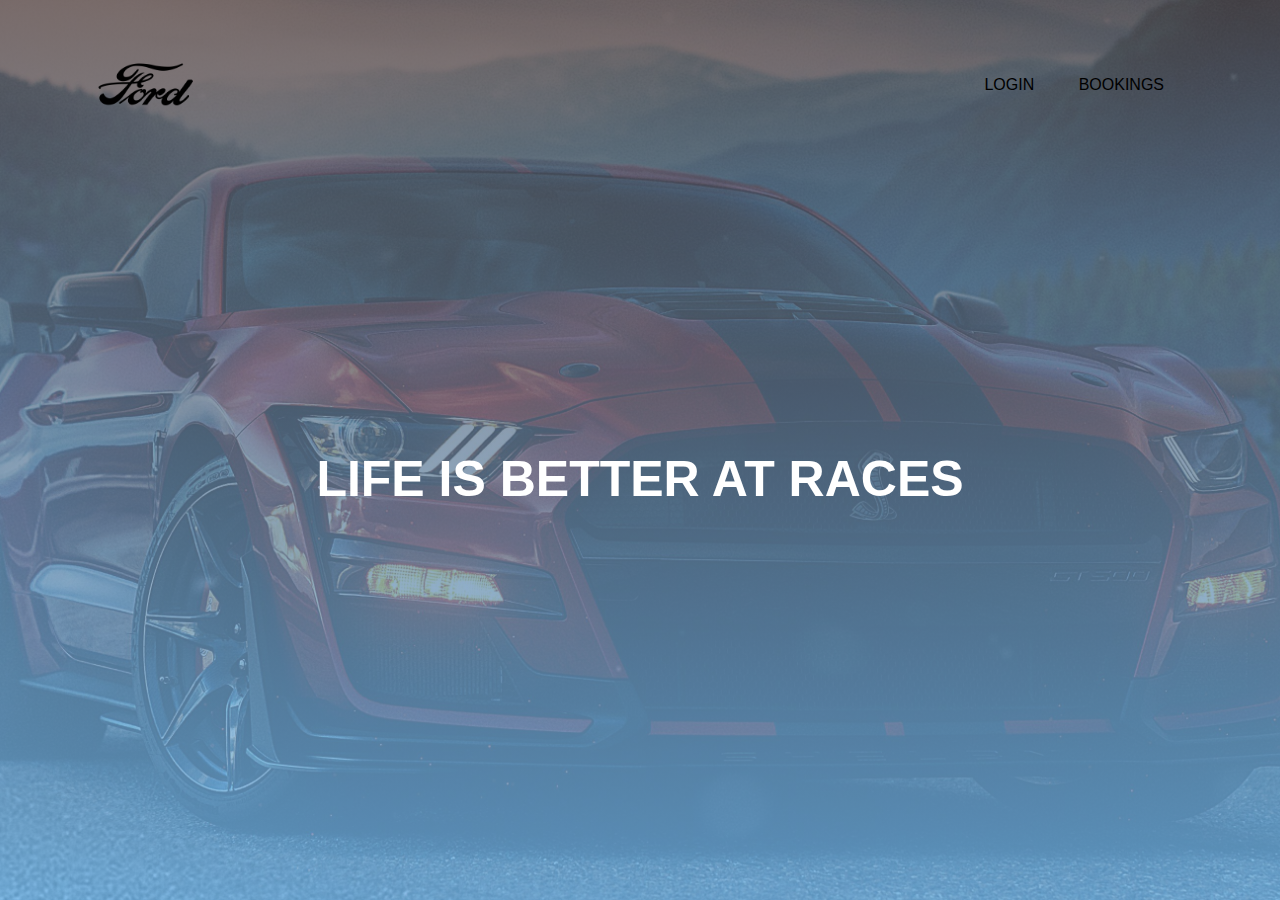
<file: index.html>
<!DOCTYPE html>
<html lang="en">
<head>
    <meta charset="UTF-8">
    <meta name="viewport" content="width=device-width, initial-scale=1.0">
    <title>Ford</title>
    <link rel="stylesheet" href="Style.css">
</head>
<body>
    <div class="banner">

        <div class="details">
            <img src="images/logo.png" class="logo">
            <ul>
                <li><a href="login.html">LogIn</a></li>
                <li><a href="booking.html">Bookings</a></li>
            </ul>
        </div>
    </div>
    <div class="content">
        <h1>LIFE IS BETTER AT RACES</h1>
    </div>
</body>
</html>
</file>
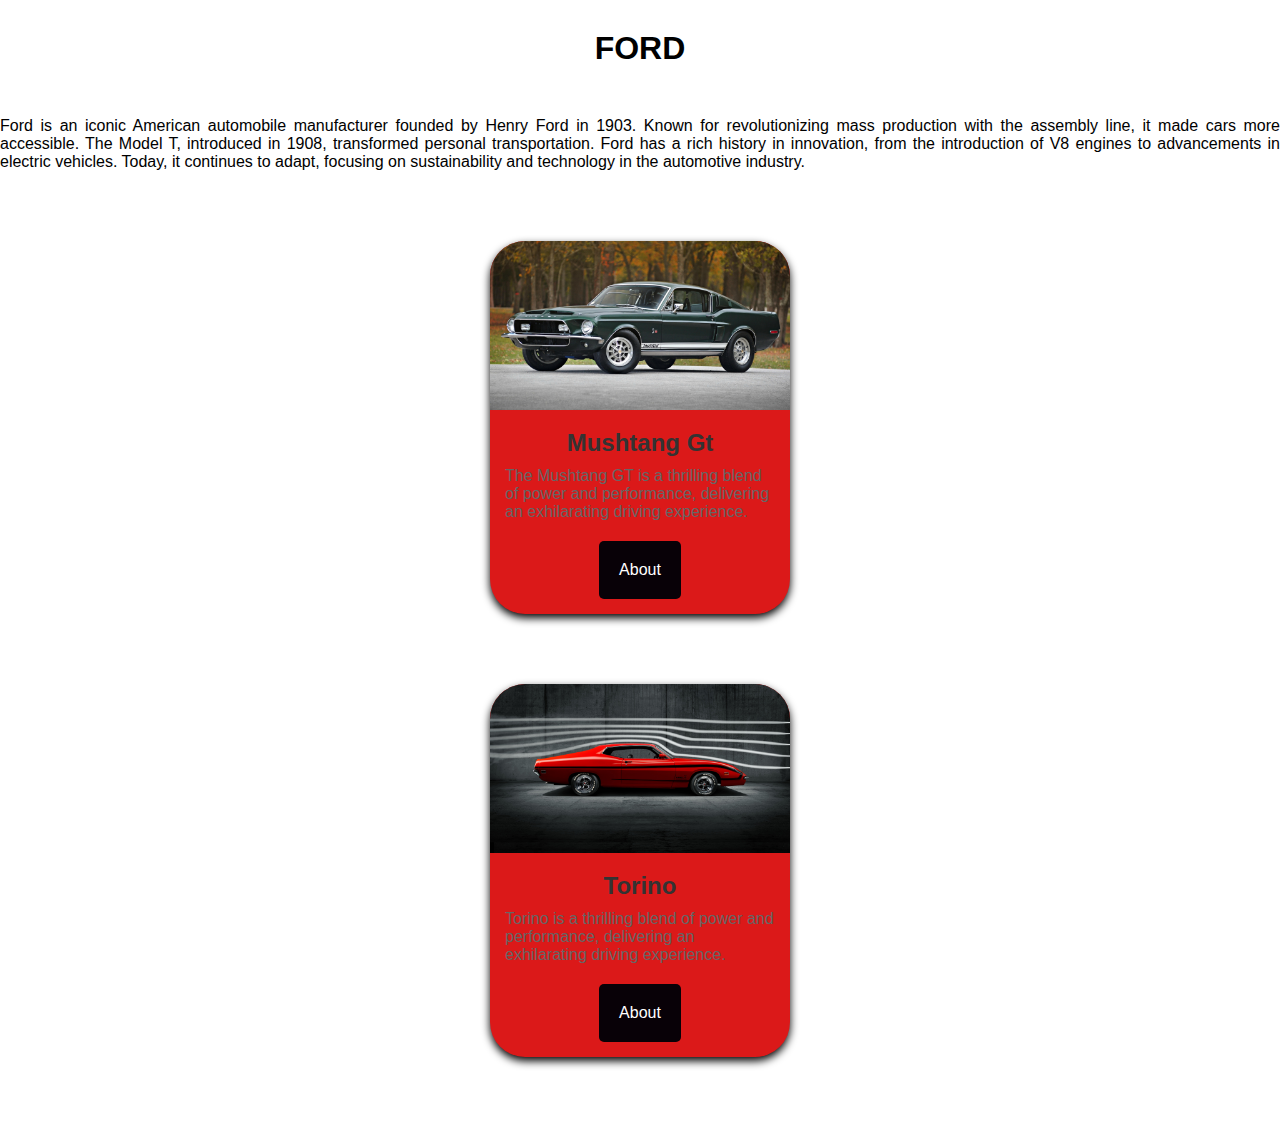
<file: booking.html>
<!DOCTYPE html>
<html lang="en">
<head>
    <meta charset="UTF-8">
    <meta name="viewport" content="width=device-width, initial-scale=1.0">
    <title>Cards</title>
    <link rel="stylesheet" href="Style.css">
</head>
<body>
    <div class="bimage">
        
        <div class="top">
          <h1 class="head">FORD</h1>
          <p>Ford is an iconic American automobile manufacturer founded by Henry Ford in 1903. Known for revolutionizing mass production with the assembly line, it made cars more accessible. The Model T, introduced in 1908, transformed personal transportation. Ford has a rich history in innovation, from the introduction of V8 engines to advancements in electric vehicles. Today, it continues to adapt, focusing on sustainability and technology in the automotive industry.</p>
        </div>
        <div class="card">
          <img src="images/326221.jpg" alt="Card Image" class="card-image" />
          <div class="card-body">
            <h2 class="card-title">Mushtang Gt</h2>
            <p class="card-description">
                The Mushtang GT is a thrilling blend of power and performance, delivering an exhilarating driving experience.
            </p>
            <button class="card-button">About</button>
          </div>
        </div>
        <div class="card2">
            <img src="images/wp9552511-ford-torino-wallpapers.jpg" alt="Card2 Image" class="card2-image" />
            <div class="card2-body">
              <h2 class="card2-title">Torino</h2>
              <p class="card2-description">
                  Torino is a thrilling blend of power and performance, delivering an exhilarating driving experience.
              </p>
              <button class="card2-button">About</button>
            </div>
          </div>
      </div>
</body>
</html>
</file>
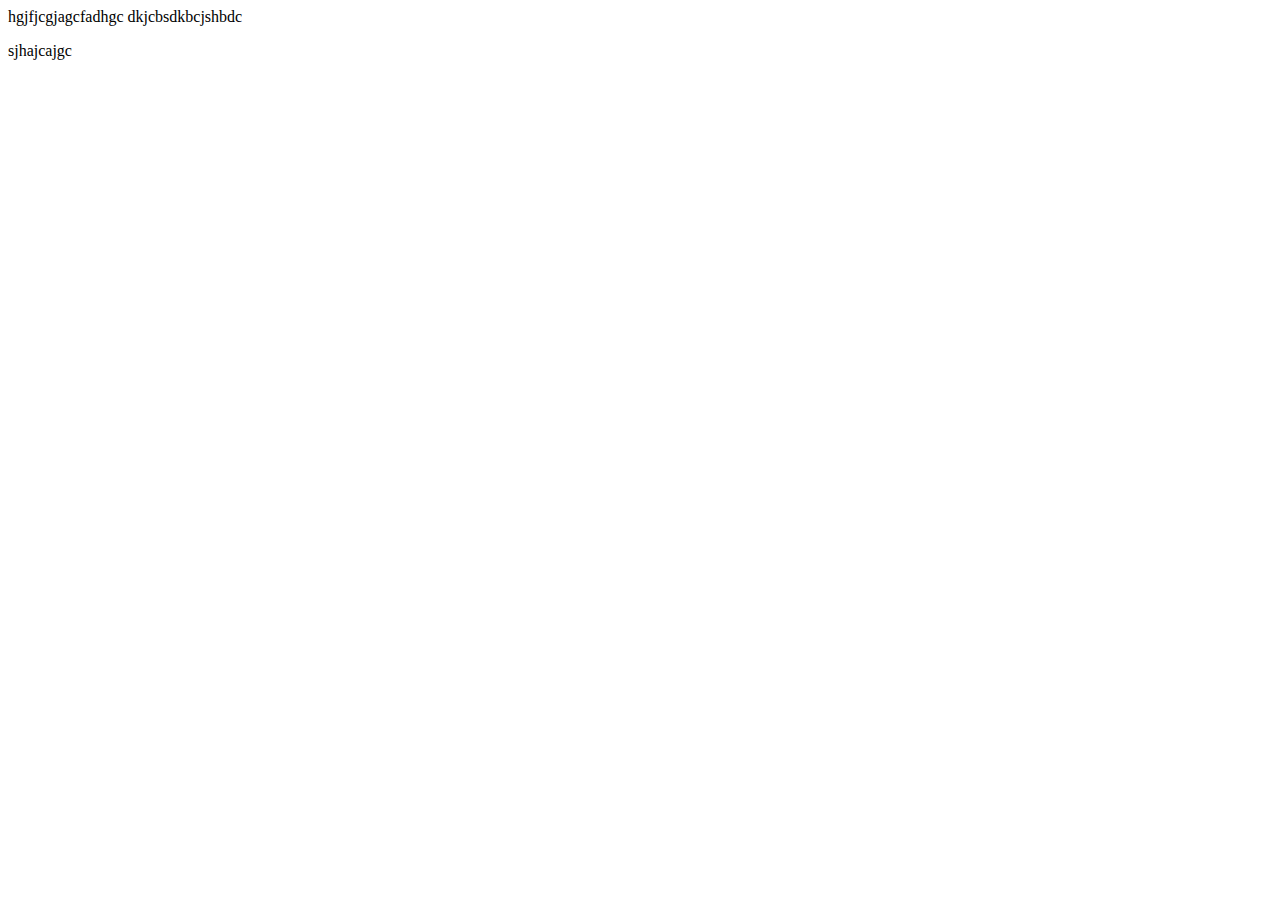
<file: Footer.html>
<!DOCTYPE html>
<html lang="en">
<head>
    <meta charset="UTF-8">
    <meta name="viewport" content="width=device-width, initial-scale=1.0">
    <title>Document</title>
</head>
<body>
    hgjfjcgjagcfadhgc
    dkjcbsdkbcjshbdc
    <p>sjhajcajgc</p>
</body>
</html>
</file>
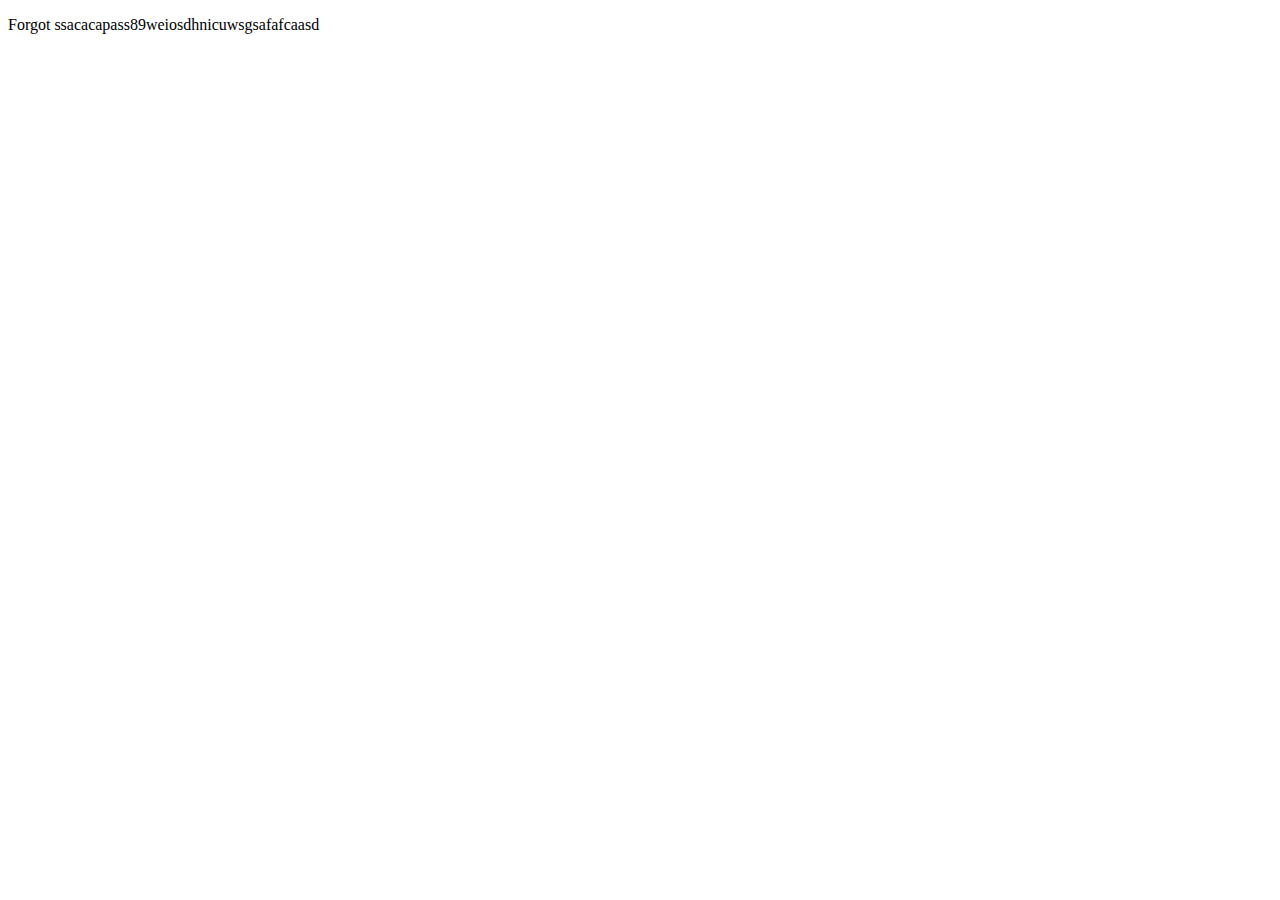
<file: Forgotpass.html>
<!DOCTYPE html>
<html lang="en">
<head>
    <meta charset="UTF-8">
    <meta name="viewport" content="width=device-width, initial-scale=1.0">
    <title>Document</title>
</head>
<body>
    <p>Forgot ssacacapass89weiosdhnicuwsgsafafcaasd</p>
</body>
</html>
</file>
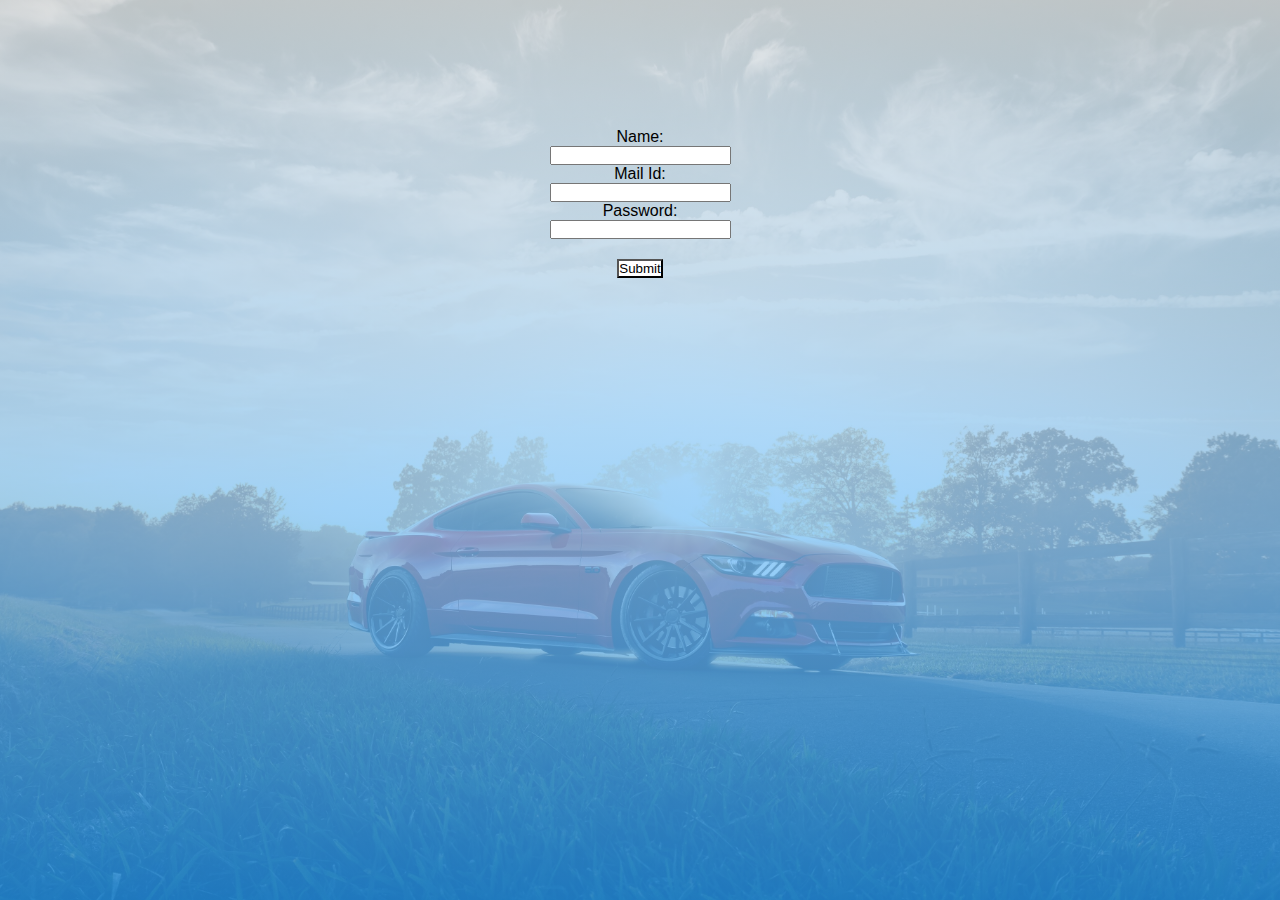
<file: login.html>
<!DOCTYPE html>
<html lang="en">
<head>
    <meta charset="UTF-8">
    <meta name="viewport" content="width=<device-width>, initial-scale=1.0">
    <title>Document</title>
    <link rel="stylesheet" href="Style.css">
</head>
<body>
    <div class="form1">
    <form>
        <label>Name:</label><br>
        <input type="text" id="name" name="name" required><br>
        <label>Mail Id:</label><br>
        <input type="email" id="Mail" name="Mail" required><br>
        <label>Password:</label><br>
        <input type="password" id="Password" name="password" required><br>
        <button>Submit</button>
      </form>
    </div>
</body>
</html>
</file>
<file: Style.css>
* {
  margin: 0;
  padding: 0;
  font-family: sans-serif;
}

.banner {
  width: 100%;
  height: 100vh;
  background-image: linear-gradient(rgba(80, 63, 63, 0.75), rgba(121, 192, 247, 0.747)), url(images/background.jpg);
  background-size: cover;
  background-position: center;
}

.details {
  width: 85%;
  margin: auto;
  padding: 35px;
  display: flex;
  align-items: center;
  justify-content: space-between;
}

.logo {
  width: 100px;
  height: 100px;
  cursor: pointer;
}

.details ul li {
  display: inline-block;
  margin: 0 20px;
  list-style: none;
  cursor: pointer;
}

.details ul li a {
  text-decoration: none;
  color: black;
  text-transform: uppercase;
}

.details ul li a:hover {
  color: aliceblue;
  text-decoration: underline red;
}

.content {
  width: 100%;
  position: absolute;
  top: 50%;
  text-align: center;
  color: #fff;
}

.content h1 {
  font-size: 50px;
  margin-top: 0px;
  font-family: Impact, Haettenschweiler, 'Arial Narrow Bold', sans-serif;
}

.form1 {
  width: 100%;
  height: 100vh;
  background-image: linear-gradient(rgba(245, 245, 245, 0.75), rgba(38, 157, 248, 0.747)), url(images/12109192.jpg);
  background-size: cover;
  background-position: center;
}

.form1 form {
  text-align: center;
  padding-top: 10%;
}

.form1 button {
  background-color: white;
  margin-top: 20px;
}

.form1 button:hover {
  color: red;
  background-color: black;
  border-width: 5px;
}

.card, .card2 {
  overflow: hidden;
  box-shadow: 0 4px 8px black;
  width: 300px;
  border-radius: 35px;
  transition: transform 0.3s ease, box-shadow 0.3s ease;
  background-color: rgb(219, 25, 25);
  cursor: pointer;
  margin: 70px auto; 
}

.card:hover, .card2:hover {
  transform: translateY(-30px);
  box-shadow: 0 50px 50px black;
}

.card-image, .card2-image {
  width: 100%;
  height: auto;
  object-fit: cover;
}

.card-body, .card2-body {
  padding: 15px;
}

.card-title, .card2-title {
  font-size: 1.5rem;
  margin-bottom: 10px;
  color: #333;
  text-align: center;
}

.card-description, .card2-description {
  font-size: 1rem;
  margin-bottom: 20px;
  color: #666;
}

.card-button, .card2-button {
  padding: 20px 20px;
  border: none;
  border-radius: 5px;
  background-color: rgb(8, 1, 7);
  color: white;
  font-size: 1rem;
  cursor: pointer;
  transition: background-color 0.3s ease;
  margin-left: auto; 
  margin-right: auto; 
  display: block; 
}

.card-button:hover, .card2-button:hover {
  background-color: lightblue;
}

.top {
  text-align: center;
}

.head {
  text-align: center;
  padding: 30px 0;
  color: black;
}

.top p {
  text-align: justify;
  margin-top: 20px;
}

@media (max-width: 768px) {
  .details {
      flex-direction: column; 
      align-items: center;
  }

  .logo {
      width: 80px;
  }

  .content h1 {
      font-size: 35px;
  }

  .card, .card2 {
      width: 90%; 
      margin: 20px auto;
  }

  .head {
      font-size: 1.5rem;
  }
}

@media (max-width: 480px) {
  .content h1 {
      font-size: 28px;
  }

  .card-title, .card2-title {
      font-size: 1.2rem;
  }
}
</file>
